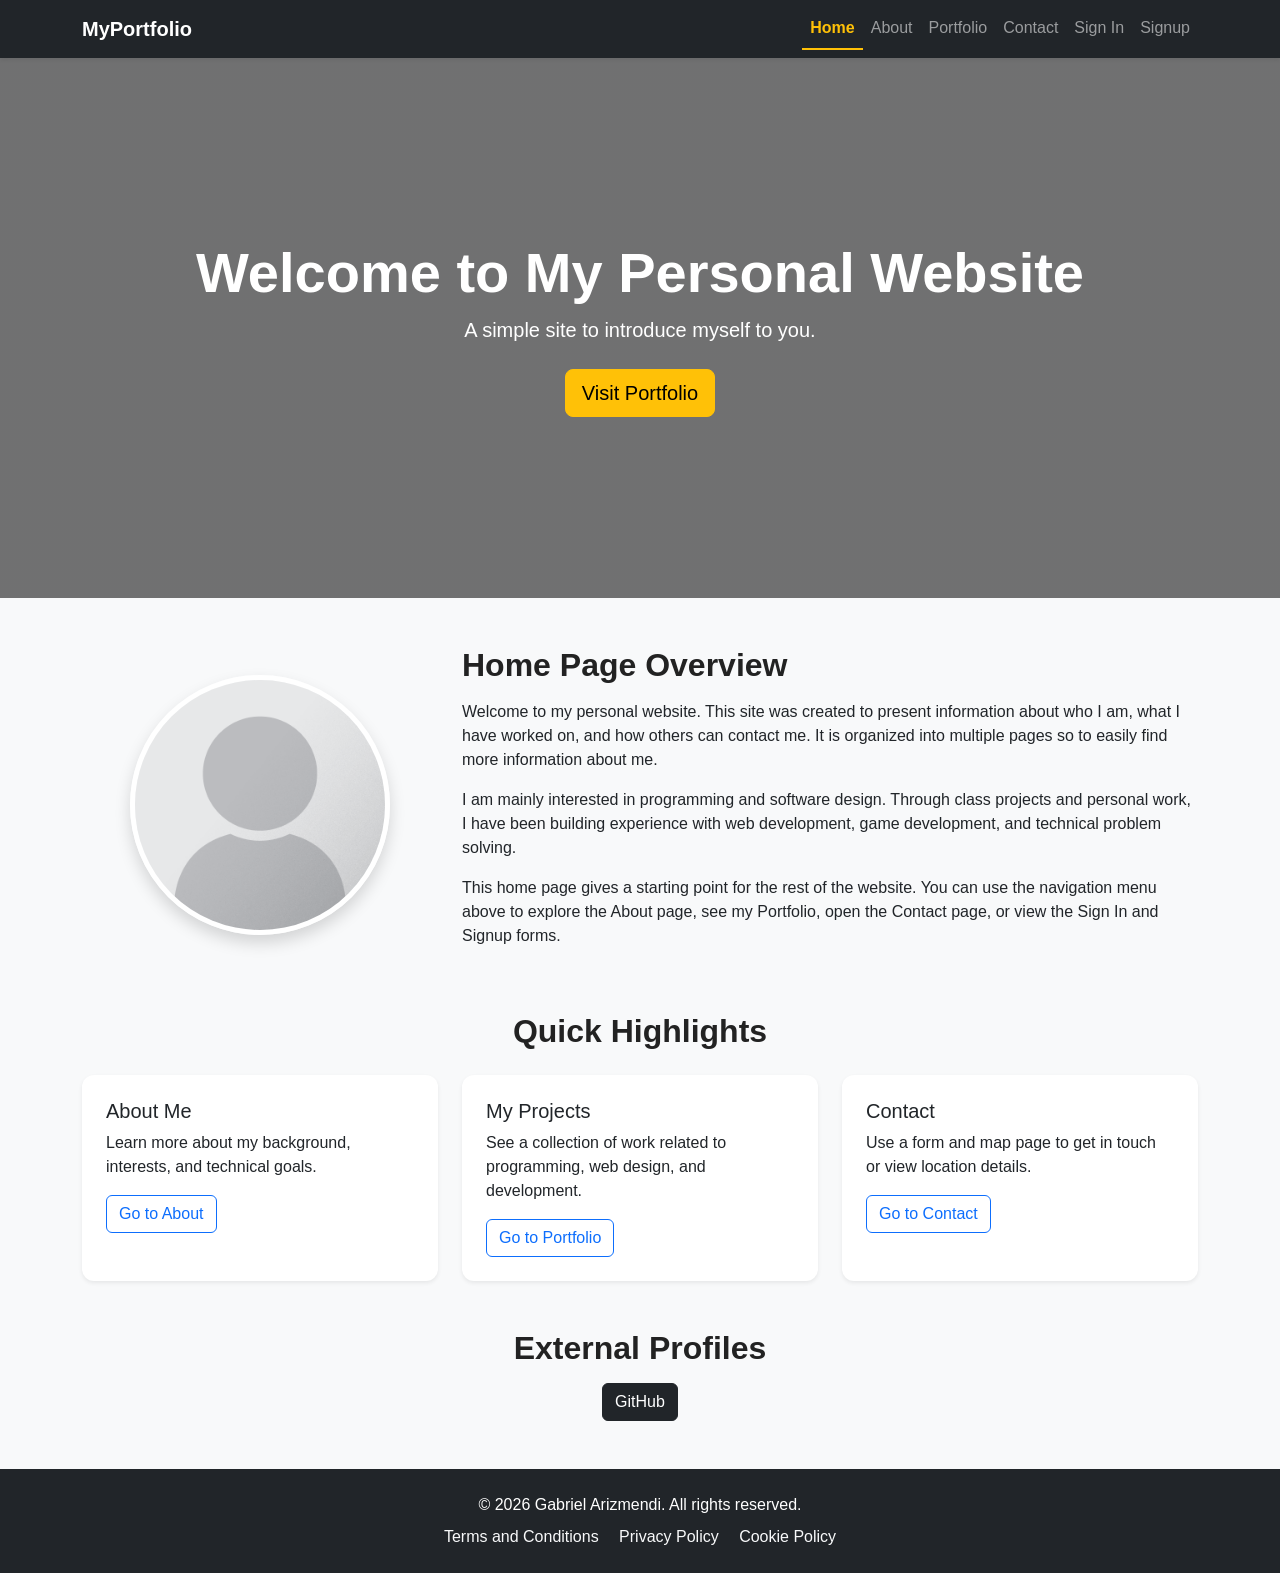
<file: index.html>
<!DOCTYPE html>
<html lang="en">
<head>
  <meta charset="UTF-8">
  <meta name="viewport" content="width=device-width, initial-scale=1.0">
  <title>Home - Gabriel Arizmendi</title>
  <link href="https://cdn.jsdelivr.net/npm/bootstrap@5.3.3/dist/css/bootstrap.min.css" rel="stylesheet">
  <link rel="stylesheet" href="style.css">
</head>
<body>

  <nav class="navbar navbar-expand-lg navbar-dark bg-dark shadow-sm">
    <div class="container">
      <a class="navbar-brand fw-bold" href="index.html">MyPortfolio</a>
      <button class="navbar-toggler" type="button" data-bs-toggle="collapse" data-bs-target="#mainNav">
        <span class="navbar-toggler-icon"></span>
      </button>
      <div class="collapse navbar-collapse" id="mainNav">
        <ul class="navbar-nav ms-auto">
          <li class="nav-item"><a class="nav-link active" href="index.html">Home</a></li>
          <li class="nav-item"><a class="nav-link" href="about.html">About</a></li>
          <li class="nav-item"><a class="nav-link" href="portfolio.html">Portfolio</a></li>
          <li class="nav-item"><a class="nav-link" href="contact.html">Contact</a></li>
          <li class="nav-item"><a class="nav-link" href="signin.html">Sign In</a></li>
          <li class="nav-item"><a class="nav-link" href="signup.html">Signup</a></li>
        </ul>
      </div>
    </div>
  </nav>

  <header class="portfolio-hero text-white text-center d-flex align-items-center">
    <div class="container">
      <h1 class="display-4 fw-bold">Welcome to My Personal Website</h1>
      <p class="lead">A simple site to introduce myself to you.</p>
      <a href="portfolio.html" class="btn btn-warning btn-lg mt-2">Visit Portfolio</a>
    </div>
  </header>

  <main class="container my-5">
    <section class="mb-5">
      <div class="row align-items-center">
        <div class="col-md-4 text-center mb-4 mb-md-0">
          <img src="PlaceholderIMG.png" alt="Profile photo" class="img-fluid rounded-circle shadow profile-img">
        </div>
        <div class="col-md-8">
          <h2 class="section-title">Home Page Overview</h2>
          <p>
            Welcome to my personal website. This site was created to present information about who I am, what I have worked on,
            and how others can contact me. It is organized into multiple pages so to easily find more information about me.
          </p>
          <p>
            I am mainly interested in programming and software design. Through class projects and personal work, I have been
            building experience with web development, game development, and technical problem solving.
          </p>
          <p>
            This home page gives a starting point for the rest of the website. You can use the navigation menu above to explore the
            About page, see my Portfolio, open the Contact page, or view the Sign In and Signup forms.
          </p>
        </div>
      </div>
    </section>

    <section class="mb-5">
      <h2 class="section-title text-center mb-4">Quick Highlights</h2>
      <div class="row g-4">
        <div class="col-md-4">
          <div class="card h-100 shadow-sm">
            <div class="card-body">
              <h3 class="h5">About Me</h3>
              <p>Learn more about my background, interests, and technical goals.</p>
              <a href="about.html" class="btn btn-outline-primary">Go to About</a>
            </div>
          </div>
        </div>
        <div class="col-md-4">
          <div class="card h-100 shadow-sm">
            <div class="card-body">
              <h3 class="h5">My Projects</h3>
              <p>See a collection of work related to programming, web design, and development.</p>
              <a href="portfolio.html" class="btn btn-outline-primary">Go to Portfolio</a>
            </div>
          </div>
        </div>
        <div class="col-md-4">
          <div class="card h-100 shadow-sm">
            <div class="card-body">
              <h3 class="h5">Contact</h3>
              <p>Use a form and map page to get in touch or view location details.</p>
              <a href="contact.html" class="btn btn-outline-primary">Go to Contact</a>
            </div>
          </div>
        </div>
      </div>
    </section>

    <section class="text-center mb-5">
      <h2 class="section-title mb-3">External Profiles</h2>
      <ul class="list-inline">
        <li class="list-inline-item"><a href="https://github.com/MendiBurg" target="_blank" class="btn btn-dark">GitHub</a></li>
      </ul>
    </section>
  </main>

  <footer class="bg-dark text-white py-4 mt-5">
    <div class="container text-center">
      <p class="mb-2">&copy; 2026 Gabriel Arizmendi. All rights reserved.</p>
      <div>
        <a href="terms.html" class="footer-link me-3">Terms and Conditions</a>
        <a href="privacy.html" class="footer-link me-3">Privacy Policy</a>
        <a href="cookie.html" class="footer-link">Cookie Policy</a>
      </div>
    </div>
  </footer>

  <script src="https://cdn.jsdelivr.net/npm/bootstrap@5.3.3/dist/js/bootstrap.bundle.min.js"></script>
</body>
</html>
</file>
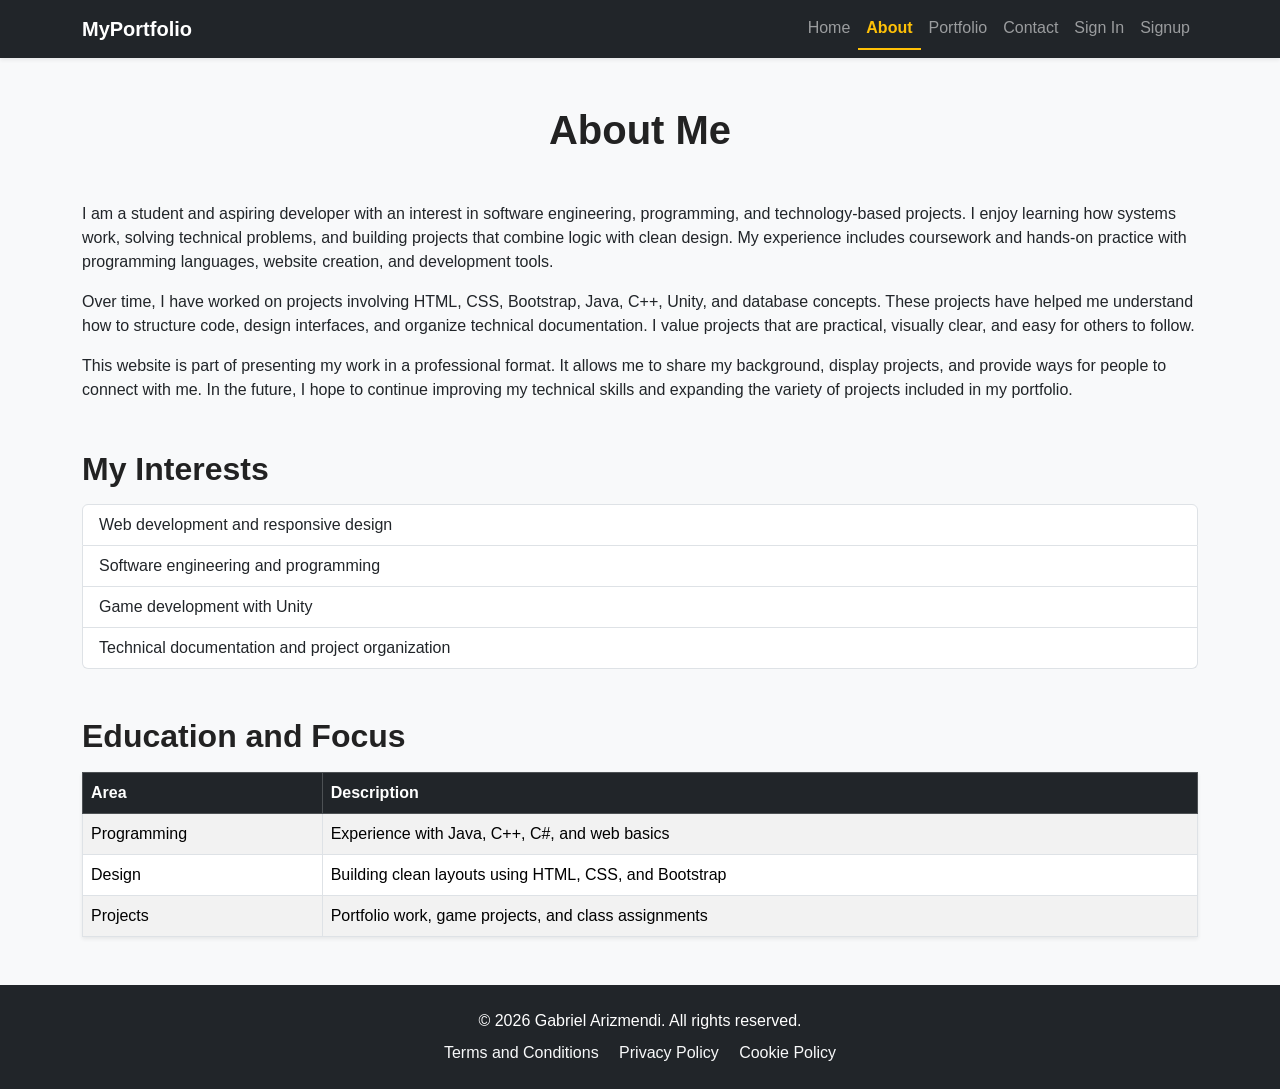
<file: about.html>
<!DOCTYPE html>
<html lang="en">
<head>
  <meta charset="UTF-8">
  <meta name="viewport" content="width=device-width, initial-scale=1.0">
  <title>About - Gabriel Arizmendi</title>
  <link href="https://cdn.jsdelivr.net/npm/bootstrap@5.3.3/dist/css/bootstrap.min.css" rel="stylesheet">
  <link rel="stylesheet" href="style.css">
</head>
<body>

  <nav class="navbar navbar-expand-lg navbar-dark bg-dark shadow-sm">
    <div class="container">
      <a class="navbar-brand fw-bold" href="index.html">MyPortfolio</a>
      <button class="navbar-toggler" type="button" data-bs-toggle="collapse" data-bs-target="#mainNav">
        <span class="navbar-toggler-icon"></span>
      </button>
      <div class="collapse navbar-collapse" id="mainNav">
        <ul class="navbar-nav ms-auto">
          <li class="nav-item"><a class="nav-link" href="index.html">Home</a></li>
          <li class="nav-item"><a class="nav-link active" href="about.html">About</a></li>
          <li class="nav-item"><a class="nav-link" href="portfolio.html">Portfolio</a></li>
          <li class="nav-item"><a class="nav-link" href="contact.html">Contact</a></li>
          <li class="nav-item"><a class="nav-link" href="signin.html">Sign In</a></li>
          <li class="nav-item"><a class="nav-link" href="signup.html">Signup</a></li>
        </ul>
      </div>
    </div>
  </nav>

  <main class="container my-5">
    <section class="text-center mb-5">
      <h1 class="section-title">About Me</h1>
    </section>

    <section class="mb-5">
      <p>
        I am a student and aspiring developer with an interest in software engineering, programming, and technology-based projects.
        I enjoy learning how systems work, solving technical problems, and building projects that combine logic with clean design.
        My experience includes coursework and hands-on practice with programming languages, website creation, and development tools.
      </p>
      <p>
        Over time, I have worked on projects involving HTML, CSS, Bootstrap, Java, C++, Unity, and database concepts. These projects
        have helped me understand how to structure code, design interfaces, and organize technical documentation. I value projects that
        are practical, visually clear, and easy for others to follow.
      </p>
      <p>
        This website is part of presenting my work in a professional format. It allows me to share my background, display projects,
        and provide ways for people to connect with me. In the future, I hope to continue improving my technical skills and expanding
        the variety of projects included in my portfolio.
      </p>
    </section>

    <section class="mb-5">
      <h2 class="section-title">My Interests</h2>
      <ul class="list-group">
        <li class="list-group-item">Web development and responsive design</li>
        <li class="list-group-item">Software engineering and programming</li>
        <li class="list-group-item">Game development with Unity</li>
        <li class="list-group-item">Technical documentation and project organization</li>
      </ul>
    </section>

    <section class="mb-5">
      <h2 class="section-title">Education and Focus</h2>
      <table class="table table-bordered table-striped shadow-sm">
        <thead class="table-dark">
          <tr>
            <th>Area</th>
            <th>Description</th>
          </tr>
        </thead>
        <tbody>
          <tr>
            <td>Programming</td>
            <td>Experience with Java, C++, C#, and web basics</td>
          </tr>
          <tr>
            <td>Design</td>
            <td>Building clean layouts using HTML, CSS, and Bootstrap</td>
          </tr>
          <tr>
            <td>Projects</td>
            <td>Portfolio work, game projects, and class assignments</td>
          </tr>
        </tbody>
      </table>
    </section>
  </main>

  <footer class="bg-dark text-white py-4 mt-5">
    <div class="container text-center">
      <p class="mb-2">&copy; 2026 Gabriel Arizmendi. All rights reserved.</p>
      <div>
        <a href="terms.html" class="footer-link me-3">Terms and Conditions</a>
        <a href="privacy.html" class="footer-link me-3">Privacy Policy</a>
        <a href="cookie.html" class="footer-link">Cookie Policy</a>
      </div>
    </div>
  </footer>

  <script src="https://cdn.jsdelivr.net/npm/bootstrap@5.3.3/dist/js/bootstrap.bundle.min.js"></script>
</body>
</html>
</file>
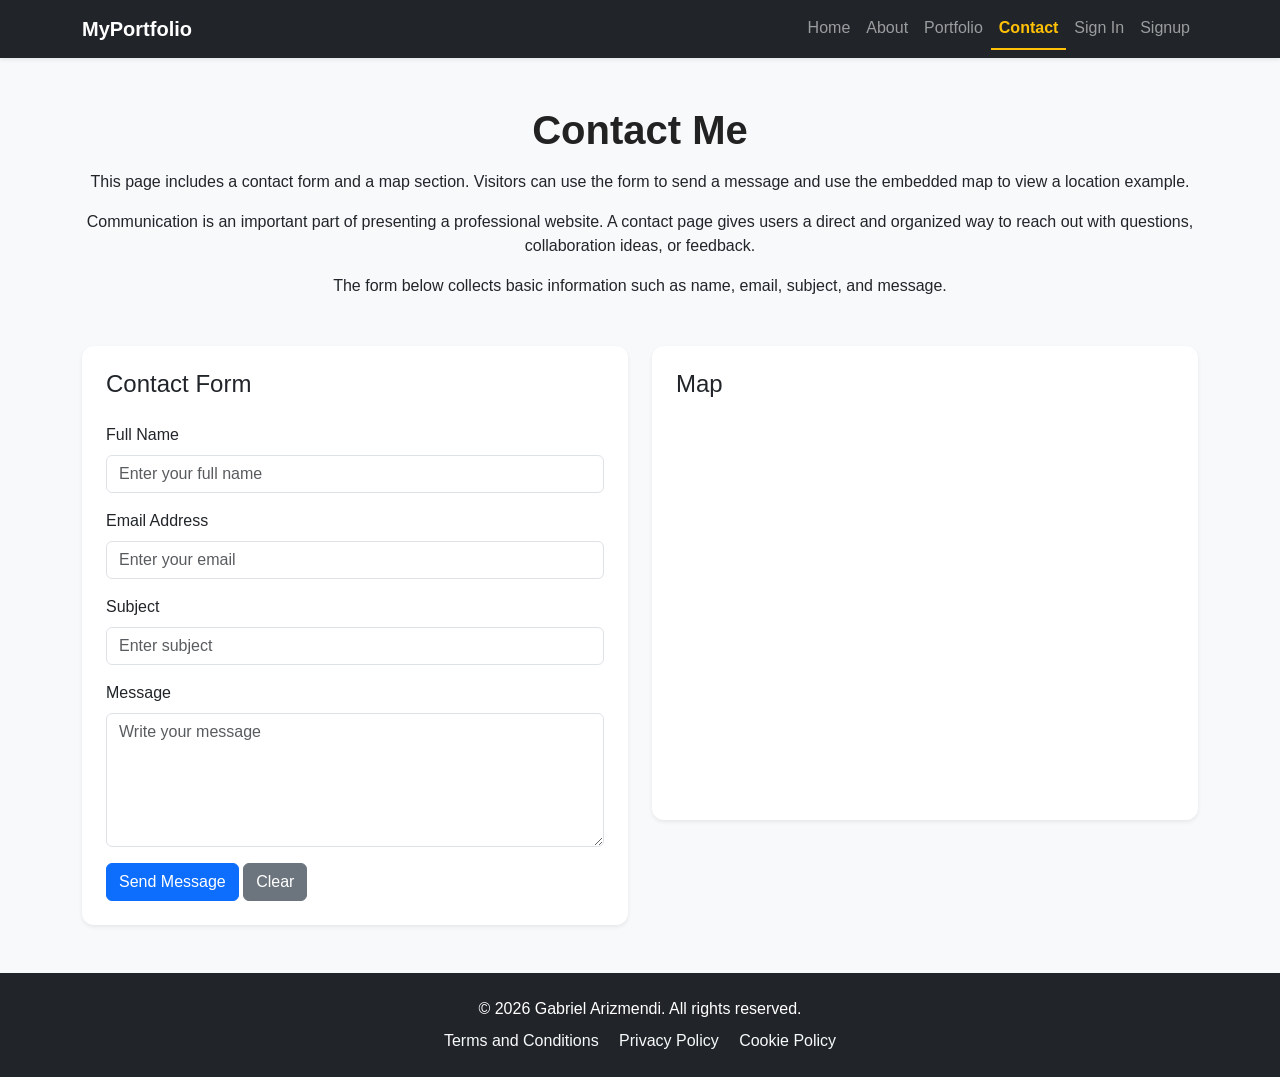
<file: contact.html>
<!DOCTYPE html>
<html lang="en">
<head>
  <meta charset="UTF-8">
  <meta name="viewport" content="width=device-width, initial-scale=1.0">
  <title>Contact - Gabriel Arizmendi</title>
  <link href="https://cdn.jsdelivr.net/npm/bootstrap@5.3.3/dist/css/bootstrap.min.css" rel="stylesheet">
  <link rel="stylesheet" href="style.css">
</head>
<body>

  <nav class="navbar navbar-expand-lg navbar-dark bg-dark shadow-sm">
    <div class="container">
      <a class="navbar-brand fw-bold" href="index.html">MyPortfolio</a>
      <button class="navbar-toggler" type="button" data-bs-toggle="collapse" data-bs-target="#mainNav">
        <span class="navbar-toggler-icon"></span>
      </button>
      <div class="collapse navbar-collapse" id="mainNav">
        <ul class="navbar-nav ms-auto">
          <li class="nav-item"><a class="nav-link" href="index.html">Home</a></li>
          <li class="nav-item"><a class="nav-link" href="about.html">About</a></li>
          <li class="nav-item"><a class="nav-link" href="portfolio.html">Portfolio</a></li>
          <li class="nav-item"><a class="nav-link active" href="contact.html">Contact</a></li>
          <li class="nav-item"><a class="nav-link" href="signin.html">Sign In</a></li>
          <li class="nav-item"><a class="nav-link" href="signup.html">Signup</a></li>
        </ul>
      </div>
    </div>
  </nav>

  <main class="container my-5">
    <section class="text-center mb-5">
      <h1 class="section-title">Contact Me</h1>
      <p>
        This page includes a contact form and a map section. Visitors can use the form to send a message and use the embedded map
        to view a location example.
      </p>
      <p>
        Communication is an important part of presenting a professional website. A contact page gives users a direct and organized
        way to reach out with questions, collaboration ideas, or feedback.
      </p>
      <p>
        The form below collects basic information such as name, email, subject, and message.
      </p>
    </section>

    <div class="row g-4">
      <div class="col-md-6">
        <div class="card shadow-sm">
          <div class="card-body">
            <h2 class="h4 mb-4">Contact Form</h2>
            <form>
              <div class="mb-3">
                <label for="fullName" class="form-label">Full Name</label>
                <input type="text" class="form-control" id="fullName" placeholder="Enter your full name">
              </div>

              <div class="mb-3">
                <label for="emailAddress" class="form-label">Email Address</label>
                <input type="email" class="form-control" id="emailAddress" placeholder="Enter your email">
              </div>

              <div class="mb-3">
                <label for="subject" class="form-label">Subject</label>
                <input type="text" class="form-control" id="subject" placeholder="Enter subject">
              </div>

              <div class="mb-3">
                <label for="message" class="form-label">Message</label>
                <textarea class="form-control" id="message" rows="5" placeholder="Write your message"></textarea>
              </div>

              <button type="submit" class="btn btn-primary">Send Message</button>
              <button type="reset" class="btn btn-secondary">Clear</button>
            </form>
          </div>
        </div>
      </div>

      <div class="col-md-6">
        <div class="card shadow-sm">
          <div class="card-body">
            <h2 class="h4 mb-4">Map</h2>
            <div class="ratio ratio-4x3">
              <iframe
                src="https://www.google.com/maps?q=Tacoma,Washington&output=embed"
                style="border:0;"
                allowfullscreen=""
                loading="lazy">
              </iframe>
            </div>
          </div>
        </div>
      </div>
    </div>
  </main>

  <footer class="bg-dark text-white py-4 mt-5">
    <div class="container text-center">
      <p class="mb-2">&copy; 2026 Gabriel Arizmendi. All rights reserved.</p>
      <div>
        <a href="terms.html" class="footer-link me-3">Terms and Conditions</a>
        <a href="privacy.html" class="footer-link me-3">Privacy Policy</a>
        <a href="cookie.html" class="footer-link">Cookie Policy</a>
      </div>
    </div>
  </footer>

  <script src="https://cdn.jsdelivr.net/npm/bootstrap@5.3.3/dist/js/bootstrap.bundle.min.js"></script>
</body>
</html>
</file>
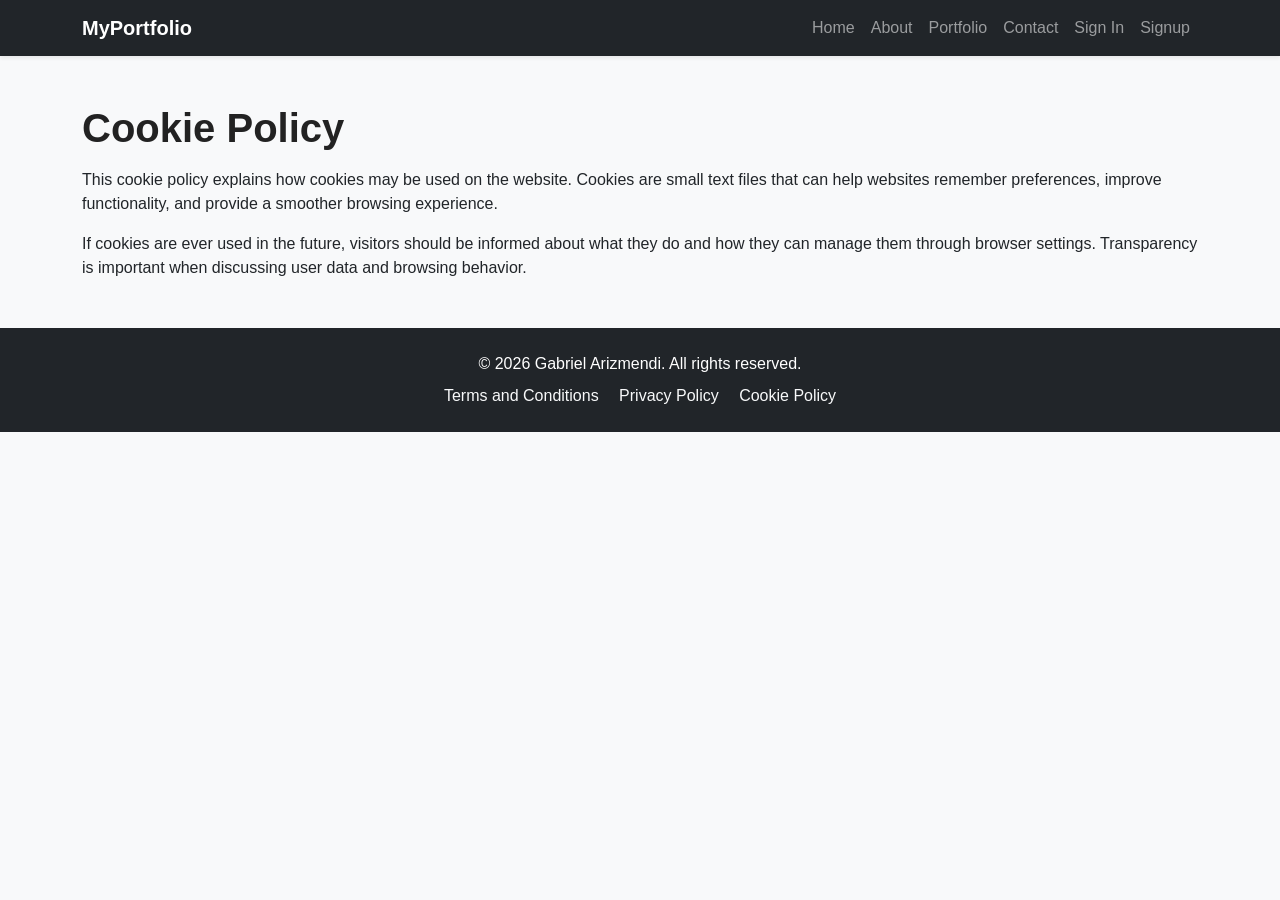
<file: cookie.html>
<!DOCTYPE html>
<html lang="en">
<head>
  <meta charset="UTF-8">
  <meta name="viewport" content="width=device-width, initial-scale=1.0">
  <title>Cookie Policy</title>
  <link href="https://cdn.jsdelivr.net/npm/bootstrap@5.3.3/dist/css/bootstrap.min.css" rel="stylesheet">
  <link rel="stylesheet" href="style.css">
</head>
<body>

  <nav class="navbar navbar-expand-lg navbar-dark bg-dark shadow-sm">
    <div class="container">
      <a class="navbar-brand fw-bold" href="index.html">MyPortfolio</a>
      <button class="navbar-toggler" type="button" data-bs-toggle="collapse" data-bs-target="#mainNav">
        <span class="navbar-toggler-icon"></span>
      </button>
      <div class="collapse navbar-collapse" id="mainNav">
        <ul class="navbar-nav ms-auto">
          <li class="nav-item"><a class="nav-link" href="index.html">Home</a></li>
          <li class="nav-item"><a class="nav-link" href="about.html">About</a></li>
          <li class="nav-item"><a class="nav-link" href="portfolio.html">Portfolio</a></li>
          <li class="nav-item"><a class="nav-link" href="contact.html">Contact</a></li>
          <li class="nav-item"><a class="nav-link" href="signin.html">Sign In</a></li>
          <li class="nav-item"><a class="nav-link" href="signup.html">Signup</a></li>
        </ul>
      </div>
    </div>
  </nav>

  <main class="container my-5">
    <h1 class="section-title">Cookie Policy</h1>
    <p>
      This cookie policy explains how cookies may be used on the website. Cookies are small text files that can help websites remember
      preferences, improve functionality, and provide a smoother browsing experience.
    </p>
    <p>
      If cookies are ever used in the future, visitors should be informed about what they do and how they can manage them through browser
      settings. Transparency is important when discussing user data and browsing behavior.
    </p>
  </main>

  <footer class="bg-dark text-white py-4 mt-5">
    <div class="container text-center">
      <p class="mb-2">&copy; 2026 Gabriel Arizmendi. All rights reserved.</p>
      <div>
        <a href="terms.html" class="footer-link me-3">Terms and Conditions</a>
        <a href="privacy.html" class="footer-link me-3">Privacy Policy</a>
        <a href="cookie.html" class="footer-link">Cookie Policy</a>
      </div>
    </div>
  </footer>

  <script src="https://cdn.jsdelivr.net/npm/bootstrap@5.3.3/dist/js/bootstrap.bundle.min.js"></script>
</body>
</html>
</file>
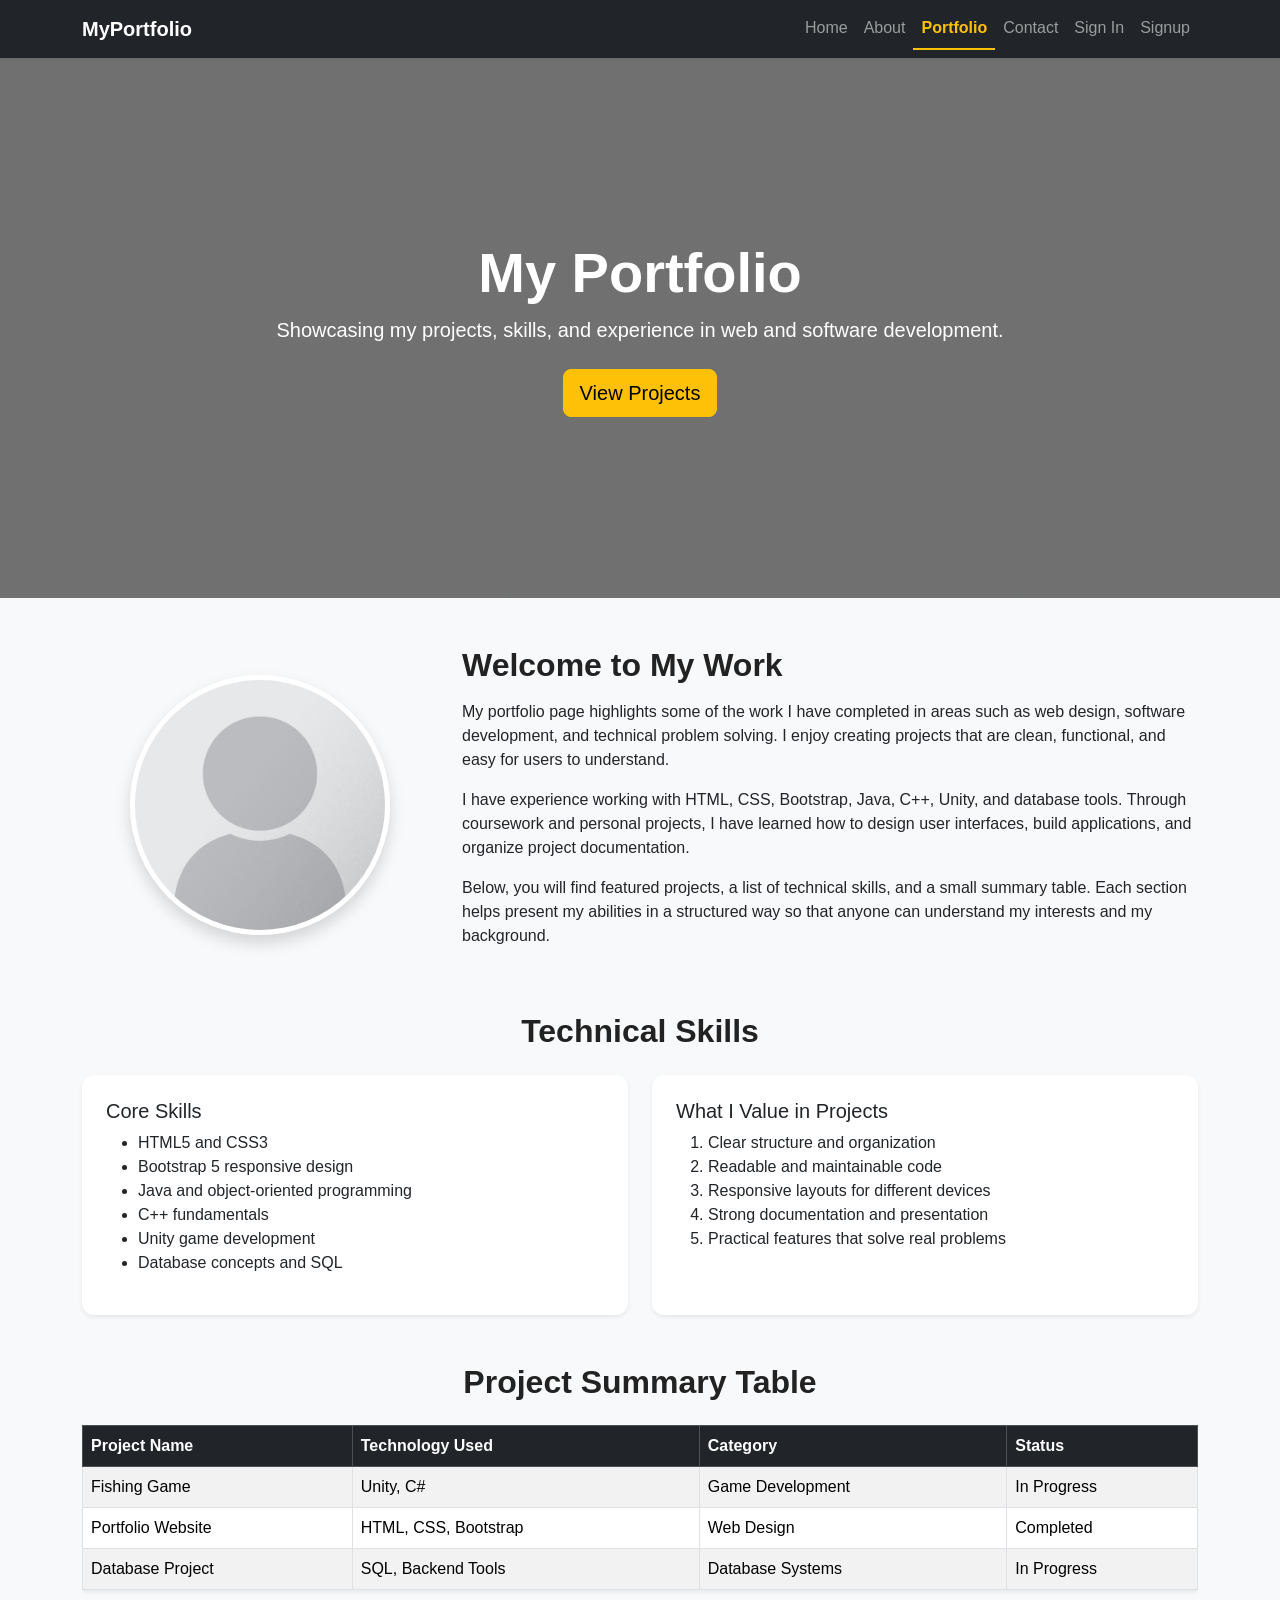
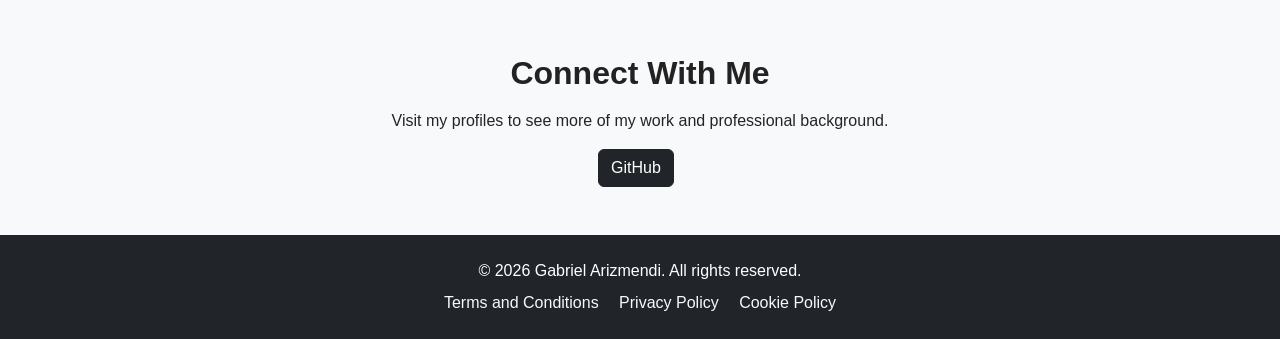
<file: portfolio.html>
<!DOCTYPE html>
<html lang="en">
<head>
  <meta charset="UTF-8">
  <meta name="viewport" content="width=device-width, initial-scale=1.0">
  <title>Portfolio - Gabriel Arizmendi</title>

  <!-- Bootstrap-->
  <link
    href="https://cdn.jsdelivr.net/npm/bootstrap@5.3.3/dist/css/bootstrap.min.css"
    rel="stylesheet"
  >

  <!-- Custom-->
  <link rel="stylesheet" href="style.css">
</head>
<body>

  <!-- Header / Navigation -->
  <nav class="navbar navbar-expand-lg navbar-dark bg-dark shadow-sm">
    <div class="container">
      <a class="navbar-brand fw-bold" href="index.html">MyPortfolio</a>

      <button class="navbar-toggler" type="button" data-bs-toggle="collapse" data-bs-target="#mainNav">
        <span class="navbar-toggler-icon"></span>
      </button>

      <div class="collapse navbar-collapse" id="mainNav">
        <ul class="navbar-nav ms-auto">
          <li class="nav-item">
            <a class="nav-link" href="index.html">Home</a>
          </li>
          <li class="nav-item">
            <a class="nav-link" href="about.html">About</a>
          </li>
          <li class="nav-item">
            <a class="nav-link active" aria-current="page" href="portfolio.html">Portfolio</a>
          </li>
          <li class="nav-item">
            <a class="nav-link" href="contact.html">Contact</a>
          </li>
          <li class="nav-item">
            <a class="nav-link" href="signin.html">Sign In</a>
          </li>
          <li class="nav-item">
            <a class="nav-link" href="signup.html">Signup</a>
          </li>
        </ul>
      </div>
    </div>
  </nav>

  <!-- Hero Section -->
  <header class="portfolio-hero text-white text-center d-flex align-items-center">
    <div class="container">
      <h1 class="display-4 fw-bold">My Portfolio</h1>
      <p class="lead">Showcasing my projects, skills, and experience in web and software development.</p>
      <a href="#projects" class="btn btn-warning btn-lg mt-2">View Projects</a>
    </div>
  </header>

  <!-- Main Content -->
  <main class="container my-5">

    <!-- Intro Section -->
    <section class="mb-5">
      <div class="row align-items-center">
        <div class="col-md-4 text-center mb-4 mb-md-0">
          <img
            src="PlaceholderIMG.png"
            alt="Profile placeholder"
            class="img-fluid rounded-circle shadow profile-img"
          >
        </div>
        <div class="col-md-8">
          <h2 class="section-title">Welcome to My Work</h2>
          <p>
            My portfolio page highlights some of the work I have completed in areas such as web design,
            software development, and technical problem solving. I enjoy creating projects that are clean,
            functional, and easy for users to understand.
          </p>
          <p>
            I have experience working with HTML, CSS, Bootstrap, Java, C++, Unity, and database tools.
            Through coursework and personal projects, I have learned how to design user interfaces, build
            applications, and organize project documentation.
          </p>
          <p>
            Below, you will find featured projects, a list of technical skills, and a small summary table.
            Each section helps present my abilities in a structured way so that anyone can understand
            my interests and my background.
          </p>
        </div>
      </div>
    </section>

    <!-- Skills Section -->
    <section class="mb-5">
      <h2 class="section-title text-center mb-4">Technical Skills</h2>
      <div class="row">
        <div class="col-md-6">
          <div class="card shadow-sm h-100">
            <div class="card-body">
              <h3 class="card-title h5">Core Skills</h3>
              <ul>
                <li>HTML5 and CSS3</li>
                <li>Bootstrap 5 responsive design</li>
                <li>Java and object-oriented programming</li>
                <li>C++ fundamentals</li>
                <li>Unity game development</li>
                <li>Database concepts and SQL</li>
              </ul>
            </div>
          </div>
        </div>

        <div class="col-md-6 mt-4 mt-md-0">
          <div class="card shadow-sm h-100">
            <div class="card-body">
              <h3 class="card-title h5">What I Value in Projects</h3>
              <ol>
                <li>Clear structure and organization</li>
                <li>Readable and maintainable code</li>
                <li>Responsive layouts for different devices</li>
                <li>Strong documentation and presentation</li>
                <li>Practical features that solve real problems</li>
              </ol>
            </div>
          </div>
        </div>
      </div>
    </section>

    <!-- Table Section -->
    <section class="mb-5">
      <h2 class="section-title text-center mb-4">Project Summary Table</h2>
      <div class="table-responsive">
        <table class="table table-bordered table-striped table-hover align-middle shadow-sm">
          <thead class="table-dark">
            <tr>
              <th>Project Name</th>
              <th>Technology Used</th>
              <th>Category</th>
              <th>Status</th>
            </tr>
          </thead>
          <tbody>
            <tr>
              <td>Fishing Game</td>
              <td>Unity, C#</td>
              <td>Game Development</td>
              <td>In Progress</td>
            </tr>
            <tr>
              <td>Portfolio Website</td>
              <td>HTML, CSS, Bootstrap</td>
              <td>Web Design</td>
              <td>Completed</td>
            </tr>
            <tr>
              <td>Database Project</td>
              <td>SQL, Backend Tools</td>
              <td>Database Systems</td>
              <td>In Progress</td>
            </tr>
          </tbody>
        </table>
      </div>
    </section>

    <!-- External Links Section -->
    <section class="text-center mb-5">
      <h2 class="section-title mb-3">Connect With Me</h2>
      <p>
        Visit my profiles to see more of my work and professional background.
      </p>
      <a href="https://github.com/MendiBurg" target="_blank" class="btn btn-dark me-2">GitHub</a>
    </section>

  </main>

  <!-- Footer -->
  <footer class="bg-dark text-white py-4 mt-5">
    <div class="container text-center">
      <p class="mb-2">&copy; 2026 Gabriel Arizmendi. All rights reserved.</p>
      <div>
        <a href="terms.html" class="footer-link me-3">Terms and Conditions</a>
        <a href="privacy.html" class="footer-link me-3">Privacy Policy</a>
        <a href="cookie.html" class="footer-link">Cookie Policy</a>
      </div>
    </div>
  </footer>

  <!-- Bootstrap JS -->
  <script src="https://cdn.jsdelivr.net/npm/bootstrap@5.3.3/dist/js/bootstrap.bundle.min.js"></script>
</body>
</html>
</file>
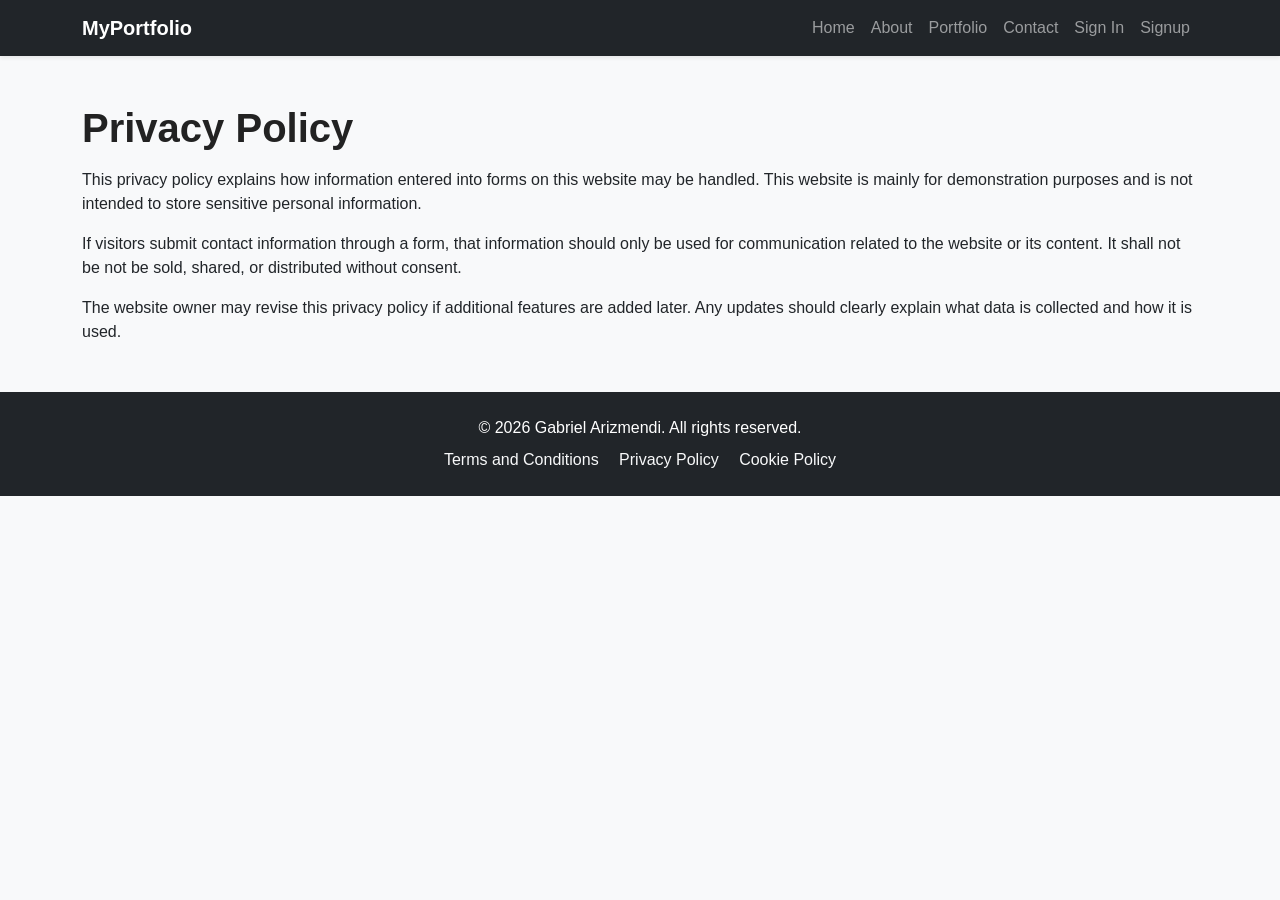
<file: privacy.html>
<!DOCTYPE html>
<html lang="en">
<head>
  <meta charset="UTF-8">
  <meta name="viewport" content="width=device-width, initial-scale=1.0">
  <title>Privacy Policy</title>
  <link href="https://cdn.jsdelivr.net/npm/bootstrap@5.3.3/dist/css/bootstrap.min.css" rel="stylesheet">
  <link rel="stylesheet" href="style.css">
</head>
<body>

  <nav class="navbar navbar-expand-lg navbar-dark bg-dark shadow-sm">
    <div class="container">
      <a class="navbar-brand fw-bold" href="index.html">MyPortfolio</a>
      <button class="navbar-toggler" type="button" data-bs-toggle="collapse" data-bs-target="#mainNav">
        <span class="navbar-toggler-icon"></span>
      </button>
      <div class="collapse navbar-collapse" id="mainNav">
        <ul class="navbar-nav ms-auto">
          <li class="nav-item"><a class="nav-link" href="index.html">Home</a></li>
          <li class="nav-item"><a class="nav-link" href="about.html">About</a></li>
          <li class="nav-item"><a class="nav-link" href="portfolio.html">Portfolio</a></li>
          <li class="nav-item"><a class="nav-link" href="contact.html">Contact</a></li>
          <li class="nav-item"><a class="nav-link" href="signin.html">Sign In</a></li>
          <li class="nav-item"><a class="nav-link" href="signup.html">Signup</a></li>
        </ul>
      </div>
    </div>
  </nav>

  <main class="container my-5">
    <h1 class="section-title">Privacy Policy</h1>
    <p>
      This privacy policy explains how information entered into forms on this website may be handled.
      This website is mainly for demonstration purposes and is not intended to store sensitive personal information.
    </p>
    <p>
      If visitors submit contact information through a form, that information should only be used for communication related to the website
      or its content. It shall not be not be sold, shared, or distributed without consent.
    </p>
    <p>
      The website owner may revise this privacy policy if additional features are added later. Any updates should clearly explain what data
      is collected and how it is used.
    </p>
  </main>

  <footer class="bg-dark text-white py-4 mt-5">
    <div class="container text-center">
      <p class="mb-2">&copy; 2026 Gabriel Arizmendi. All rights reserved.</p>
      <div>
        <a href="terms.html" class="footer-link me-3">Terms and Conditions</a>
        <a href="privacy.html" class="footer-link me-3">Privacy Policy</a>
        <a href="cookie.html" class="footer-link">Cookie Policy</a>
      </div>
    </div>
  </footer>

  <script src="https://cdn.jsdelivr.net/npm/bootstrap@5.3.3/dist/js/bootstrap.bundle.min.js"></script>
</body>
</html>
</file>
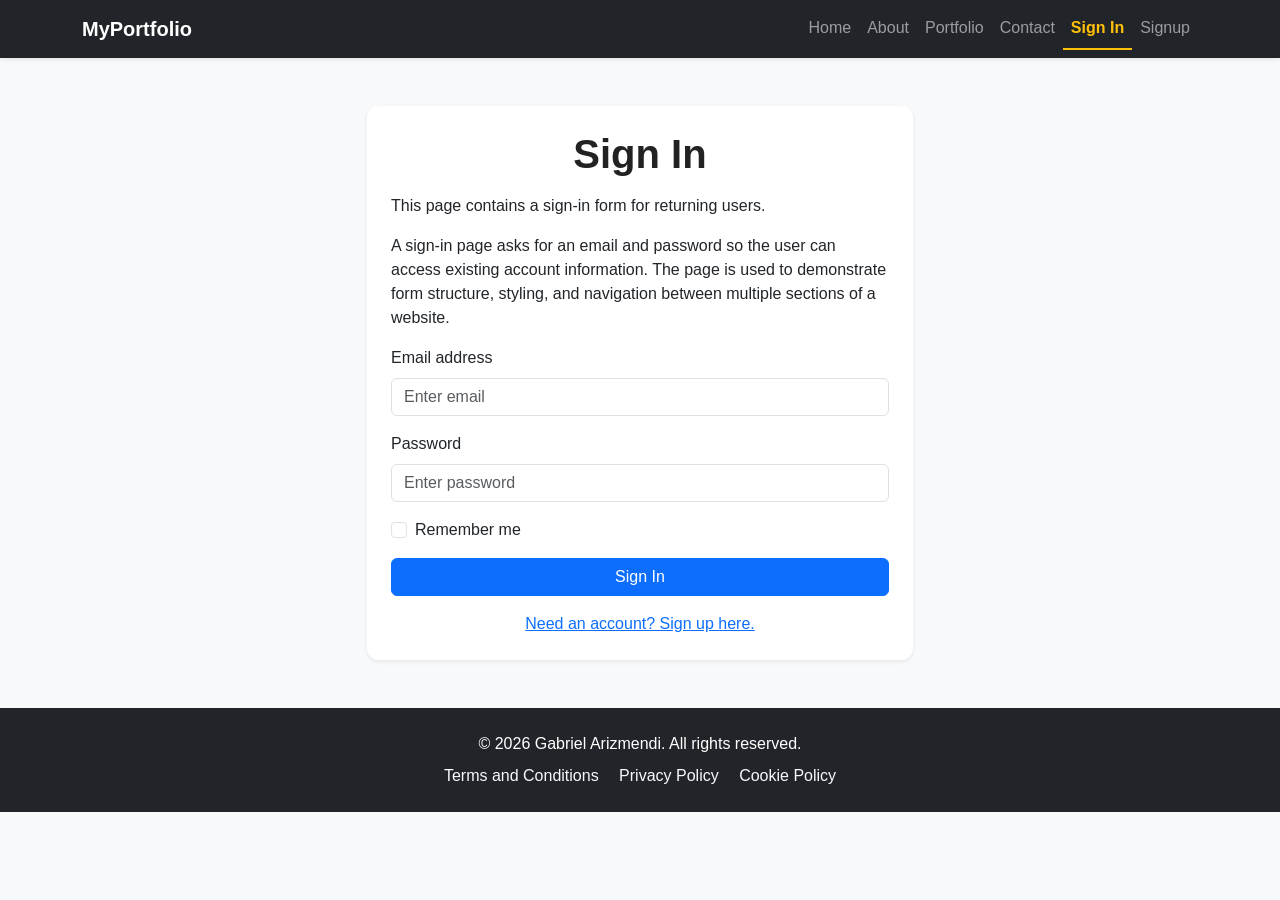
<file: signin.html>
<!DOCTYPE html>
<html lang="en">
<head>
  <meta charset="UTF-8">
  <meta name="viewport" content="width=device-width, initial-scale=1.0">
  <title>Sign In - Gabriel Arizmendi</title>
  <link href="https://cdn.jsdelivr.net/npm/bootstrap@5.3.3/dist/css/bootstrap.min.css" rel="stylesheet">
  <link rel="stylesheet" href="style.css">
</head>
<body>

  <nav class="navbar navbar-expand-lg navbar-dark bg-dark shadow-sm">
    <div class="container">
      <a class="navbar-brand fw-bold" href="index.html">MyPortfolio</a>
      <button class="navbar-toggler" type="button" data-bs-toggle="collapse" data-bs-target="#mainNav">
        <span class="navbar-toggler-icon"></span>
      </button>
      <div class="collapse navbar-collapse" id="mainNav">
        <ul class="navbar-nav ms-auto">
          <li class="nav-item"><a class="nav-link" href="index.html">Home</a></li>
          <li class="nav-item"><a class="nav-link" href="about.html">About</a></li>
          <li class="nav-item"><a class="nav-link" href="portfolio.html">Portfolio</a></li>
          <li class="nav-item"><a class="nav-link" href="contact.html">Contact</a></li>
          <li class="nav-item"><a class="nav-link active" href="signin.html">Sign In</a></li>
          <li class="nav-item"><a class="nav-link" href="signup.html">Signup</a></li>
        </ul>
      </div>
    </div>
  </nav>

  <main class="container my-5">
    <div class="row justify-content-center">
      <div class="col-md-6">
        <div class="card shadow-sm">
          <div class="card-body p-4">
            <h1 class="section-title text-center">Sign In</h1>

            <p>
              This page contains a sign-in form for returning users.
            </p>
            <p>
              A sign-in page asks for an email and password so the user can access existing account information.
              The page is used to demonstrate form structure, styling, and navigation between multiple sections of a website.
            </p>

            <form>
              <div class="mb-3">
                <label for="signinEmail" class="form-label">Email address</label>
                <input type="email" class="form-control" id="signinEmail" placeholder="Enter email">
              </div>

              <div class="mb-3">
                <label for="signinPassword" class="form-label">Password</label>
                <input type="password" class="form-control" id="signinPassword" placeholder="Enter password">
              </div>

              <div class="form-check mb-3">
                <input class="form-check-input" type="checkbox" id="rememberMe">
                <label class="form-check-label" for="rememberMe">Remember me</label>
              </div>

              <button type="submit" class="btn btn-primary w-100">Sign In</button>
            </form>

            <div class="text-center mt-3">
              <a href="signup.html">Need an account? Sign up here.</a>
            </div>
          </div>
        </div>
      </div>
    </div>
  </main>

  <footer class="bg-dark text-white py-4 mt-5">
    <div class="container text-center">
      <p class="mb-2">&copy; 2026 Gabriel Arizmendi. All rights reserved.</p>
      <div>
        <a href="terms.html" class="footer-link me-3">Terms and Conditions</a>
        <a href="privacy.html" class="footer-link me-3">Privacy Policy</a>
        <a href="cookie.html" class="footer-link">Cookie Policy</a>
      </div>
    </div>
  </footer>

  <script src="https://cdn.jsdelivr.net/npm/bootstrap@5.3.3/dist/js/bootstrap.bundle.min.js"></script>
</body>

</html>
</file>
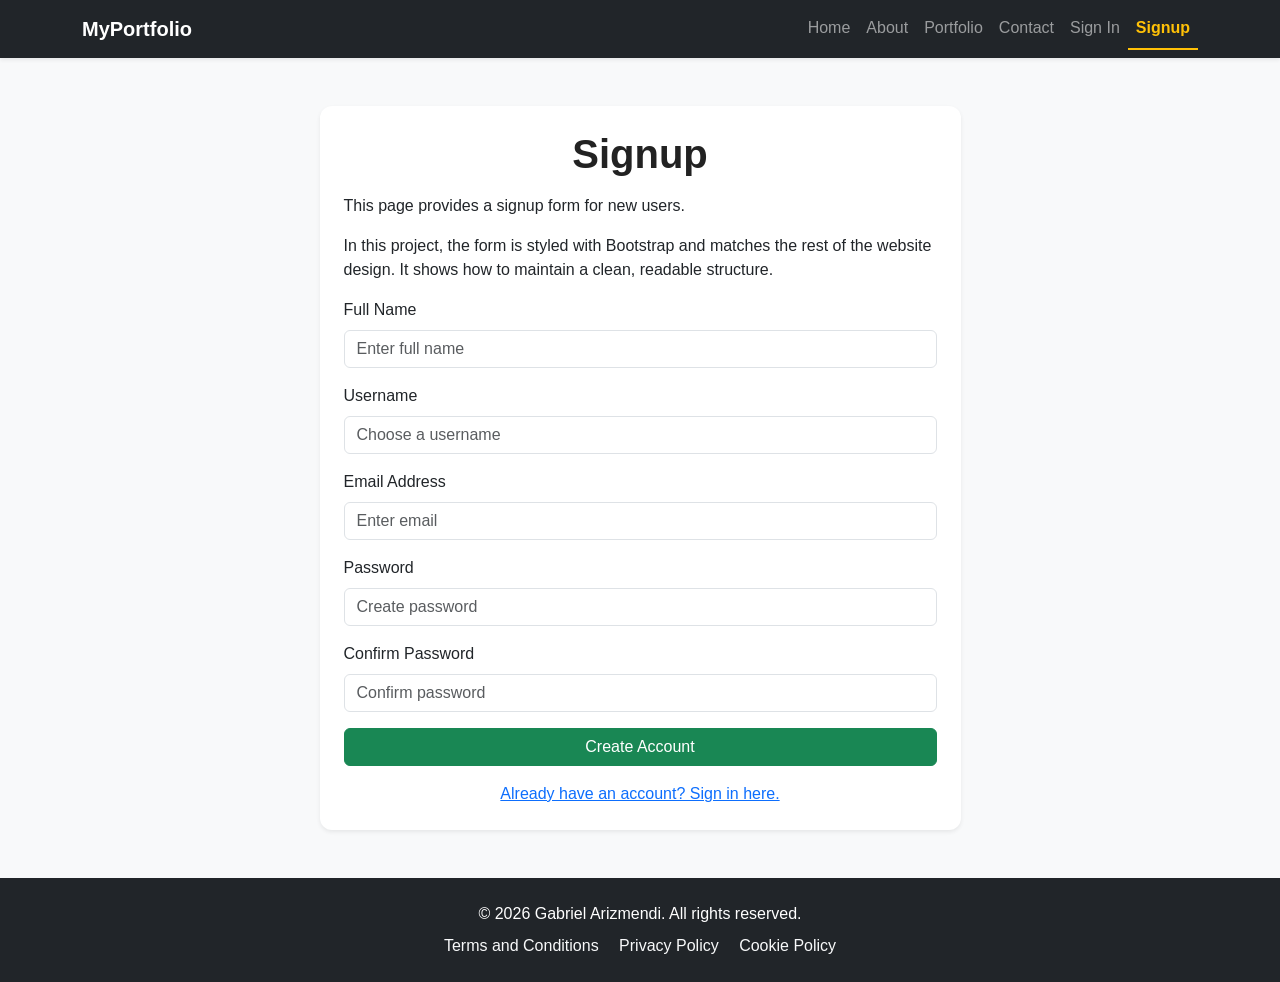
<file: signup.html>
<!DOCTYPE html>
<html lang="en">
<head>
  <meta charset="UTF-8">
  <meta name="viewport" content="width=device-width, initial-scale=1.0">
  <title>Signup - Gabriel Arizmendi</title>
  <link href="https://cdn.jsdelivr.net/npm/bootstrap@5.3.3/dist/css/bootstrap.min.css" rel="stylesheet">
  <link rel="stylesheet" href="style.css">
</head>
<body>

  <nav class="navbar navbar-expand-lg navbar-dark bg-dark shadow-sm">
    <div class="container">
      <a class="navbar-brand fw-bold" href="index.html">MyPortfolio</a>
      <button class="navbar-toggler" type="button" data-bs-toggle="collapse" data-bs-target="#mainNav">
        <span class="navbar-toggler-icon"></span>
      </button>
      <div class="collapse navbar-collapse" id="mainNav">
        <ul class="navbar-nav ms-auto">
          <li class="nav-item"><a class="nav-link" href="index.html">Home</a></li>
          <li class="nav-item"><a class="nav-link" href="about.html">About</a></li>
          <li class="nav-item"><a class="nav-link" href="portfolio.html">Portfolio</a></li>
          <li class="nav-item"><a class="nav-link" href="contact.html">Contact</a></li>
          <li class="nav-item"><a class="nav-link" href="signin.html">Sign In</a></li>
          <li class="nav-item"><a class="nav-link active" href="signup.html">Signup</a></li>
        </ul>
      </div>
    </div>
  </nav>

  <main class="container my-5">
    <div class="row justify-content-center">
      <div class="col-md-7">
        <div class="card shadow-sm">
          <div class="card-body p-4">
            <h1 class="section-title text-center">Signup</h1>

            <p>
              This page provides a signup form for new users.
            </p>
            <p>
              In this project, the form is styled with Bootstrap and matches the rest of the website design. It shows how
              to maintain a clean, readable structure.
            </p>

            <form>
              <div class="mb-3">
                <label for="fullName" class="form-label">Full Name</label>
                <input type="text" class="form-control" id="fullName" placeholder="Enter full name">
              </div>

              <div class="mb-3">
                <label for="userName" class="form-label">Username</label>
                <input type="text" class="form-control" id="userName" placeholder="Choose a username">
              </div>

              <div class="mb-3">
                <label for="signupEmail" class="form-label">Email Address</label>
                <input type="email" class="form-control" id="signupEmail" placeholder="Enter email">
              </div>

              <div class="mb-3">
                <label for="signupPassword" class="form-label">Password</label>
                <input type="password" class="form-control" id="signupPassword" placeholder="Create password">
              </div>

              <div class="mb-3">
                <label for="confirmPassword" class="form-label">Confirm Password</label>
                <input type="password" class="form-control" id="confirmPassword" placeholder="Confirm password">
              </div>

              <button type="submit" class="btn btn-success w-100">Create Account</button>
            </form>

            <div class="text-center mt-3">
              <a href="signin.html">Already have an account? Sign in here.</a>
            </div>
          </div>
        </div>
      </div>
    </div>
  </main>

  <footer class="bg-dark text-white py-4 mt-5">
    <div class="container text-center">
      <p class="mb-2">&copy; 2026 Gabriel Arizmendi. All rights reserved.</p>
      <div>
        <a href="terms.html" class="footer-link me-3">Terms and Conditions</a>
        <a href="privacy.html" class="footer-link me-3">Privacy Policy</a>
        <a href="cookie.html" class="footer-link">Cookie Policy</a>
      </div>
    </div>
  </footer>

  <script src="https://cdn.jsdelivr.net/npm/bootstrap@5.3.3/dist/js/bootstrap.bundle.min.js"></script>
</body>
</html>
</file>
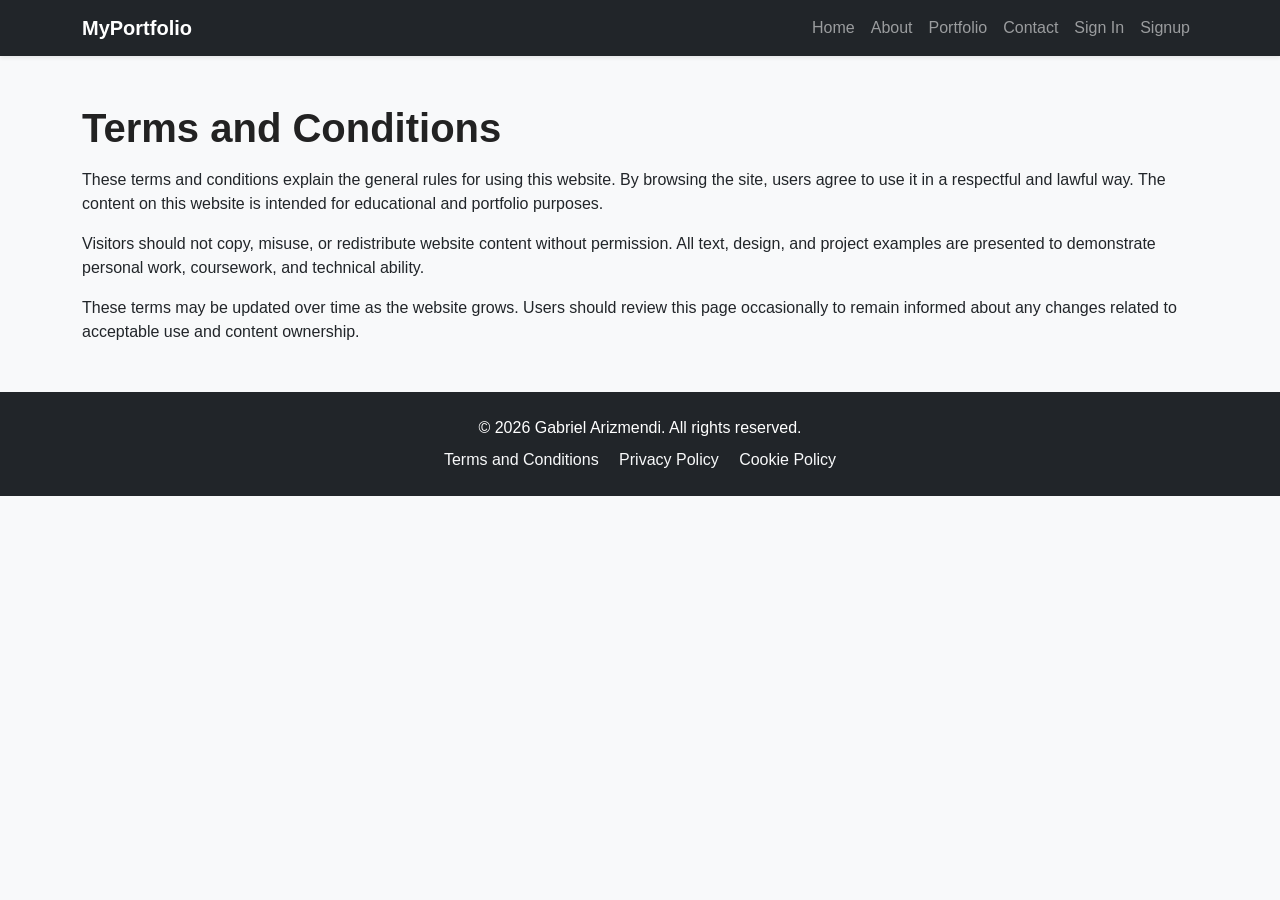
<file: terms.html>
<!DOCTYPE html>
<html lang="en">
<head>
  <meta charset="UTF-8">
  <meta name="viewport" content="width=device-width, initial-scale=1.0">
  <title>Terms and Conditions</title>
  <link href="https://cdn.jsdelivr.net/npm/bootstrap@5.3.3/dist/css/bootstrap.min.css" rel="stylesheet">
  <link rel="stylesheet" href="style.css">
</head>
<body>

  <nav class="navbar navbar-expand-lg navbar-dark bg-dark shadow-sm">
    <div class="container">
      <a class="navbar-brand fw-bold" href="index.html">MyPortfolio</a>
      <button class="navbar-toggler" type="button" data-bs-toggle="collapse" data-bs-target="#mainNav">
        <span class="navbar-toggler-icon"></span>
      </button>
      <div class="collapse navbar-collapse" id="mainNav">
        <ul class="navbar-nav ms-auto">
          <li class="nav-item"><a class="nav-link" href="index.html">Home</a></li>
          <li class="nav-item"><a class="nav-link" href="about.html">About</a></li>
          <li class="nav-item"><a class="nav-link" href="portfolio.html">Portfolio</a></li>
          <li class="nav-item"><a class="nav-link" href="contact.html">Contact</a></li>
          <li class="nav-item"><a class="nav-link" href="signin.html">Sign In</a></li>
          <li class="nav-item"><a class="nav-link" href="signup.html">Signup</a></li>
        </ul>
      </div>
    </div>
  </nav>

  <main class="container my-5">
    <h1 class="section-title">Terms and Conditions</h1>
    <p>
      These terms and conditions explain the general rules for using this website. By browsing the site, users agree to use it in a
      respectful and lawful way. The content on this website is intended for educational and portfolio purposes.
    </p>
    <p>
      Visitors should not copy, misuse, or redistribute website content without permission. All text, design, and project examples are
      presented to demonstrate personal work, coursework, and technical ability.
    </p>
    <p>
      These terms may be updated over time as the website grows. Users should review this page occasionally to remain informed about any
      changes related to acceptable use and content ownership.
    </p>
  </main>

  <footer class="bg-dark text-white py-4 mt-5">
    <div class="container text-center">
      <p class="mb-2">&copy; 2026 Gabriel Arizmendi. All rights reserved.</p>
      <div>
        <a href="terms.html" class="footer-link me-3">Terms and Conditions</a>
        <a href="privacy.html" class="footer-link me-3">Privacy Policy</a>
        <a href="cookie.html" class="footer-link">Cookie Policy</a>
      </div>
    </div>
  </footer>

  <script src="https://cdn.jsdelivr.net/npm/bootstrap@5.3.3/dist/js/bootstrap.bundle.min.js"></script>
</body>
</html>
</file>
<file: style.css>
body {
  font-family: Arial, Helvetica, sans-serif;
  background-color: #f8f9fa;
  color: #212529;
}

.portfolio-hero {
  min-height: 60vh;
  background: linear-gradient(rgba(0, 0, 0, 0.55), rgba(0, 0, 0, 0.55)),
              url("https://via.placeholder.com/1600x700.png?text=Website+Banner") center/cover no-repeat;
}

.section-title {
  font-weight: 700;
  color: #222;
  margin-bottom: 1rem;
}

.profile-img {
  max-width: 260px;
  border: 5px solid white;
}

.card {
  border: none;
  border-radius: 12px;
}

.card-body {
  padding: 1.5rem;
}

.navbar .nav-link {
  transition: 0.3s;
}

.navbar .nav-link:hover {
  color: #ffc107 !important;
}

.navbar .nav-link.active {
  color: #ffc107 !important;
  font-weight: bold;
  border-bottom: 2px solid #ffc107;
}

.footer-link {
  color: #f8f9fa;
  text-decoration: none;
}

.footer-link:hover {
  color: #ffc107;
  text-decoration: underline;
}

table {
  background-color: white;
}

iframe {
  border-radius: 8px;
}
</file>
